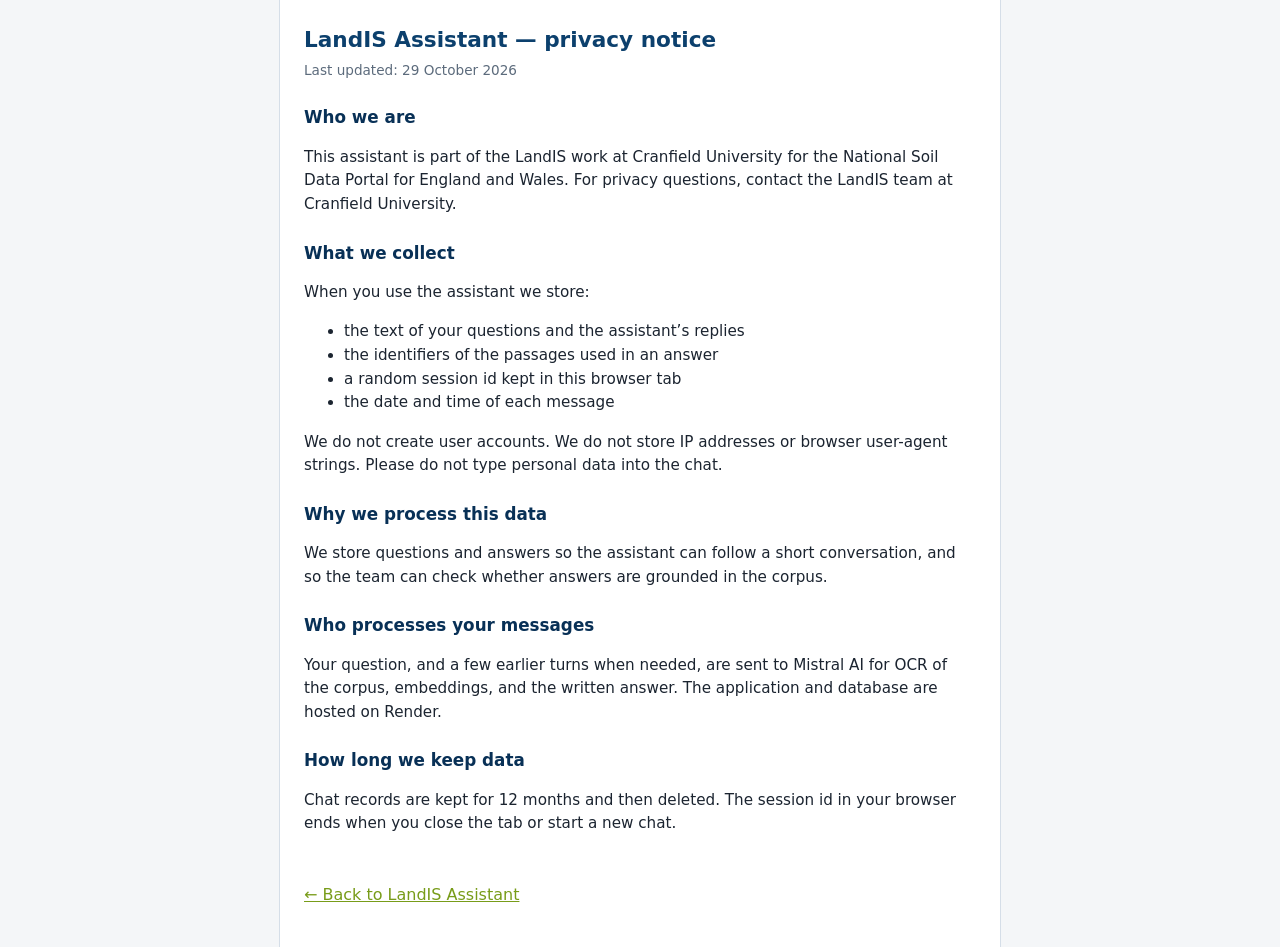
<file: web/privacy.html>
<!DOCTYPE html>
<html lang="en-GB">
<head>
  <meta charset="UTF-8">
  <meta name="viewport" content="width=device-width, initial-scale=1.0">
  <title>LandIS Assistant — privacy notice</title>
  <link rel="stylesheet" href="chat.css?v=20261030c">
  <style>
    body.privacy-page {
      margin: 0;
      background: var(--landis-bg);
      color: var(--landis-text);
    }

    .privacy-shell {
      max-width: 720px;
      margin: 0 auto;
      min-height: 100vh;
      background: #fff;
      box-shadow: 0 0 0 1px var(--landis-border);
      padding: 1.5rem 1.5rem 2.5rem;
    }

    .privacy-shell h1 {
      margin: 0 0 0.25rem;
      font-size: 1.35rem;
      color: var(--landis-green);
    }

    .privacy-shell .updated {
      margin: 0;
      font-size: 0.85rem;
      color: var(--landis-muted);
    }

    .privacy-shell h2 {
      margin: 1.5rem 0 0.5rem;
      font-size: 1.05rem;
      color: var(--landis-green-dark);
    }

    .privacy-shell p,
    .privacy-shell li {
      font-size: 0.95rem;
      line-height: 1.55;
    }

    .privacy-shell a {
      color: var(--landis-accent);
    }

    .privacy-back {
      display: inline-block;
      margin-top: 2rem;
    }
  </style>
</head>
<body class="privacy-page">
  <article class="privacy-shell">
    <header>
      <h1>LandIS Assistant — privacy notice</h1>
      <p class="updated">Last updated: 29 October 2026</p>
    </header>

    <h2>Who we are</h2>
    <p>
      This assistant is part of the LandIS work at Cranfield University for the
      National Soil Data Portal for England and Wales. For privacy questions,
      contact the LandIS team at Cranfield University.
    </p>

    <h2>What we collect</h2>
    <p>When you use the assistant we store:</p>
    <ul>
      <li>the text of your questions and the assistant’s replies</li>
      <li>the identifiers of the passages used in an answer</li>
      <li>a random session id kept in this browser tab</li>
      <li>the date and time of each message</li>
    </ul>
    <p>
      We do not create user accounts. We do not store IP addresses or browser
      user-agent strings. Please do not type personal data into the chat.
    </p>

    <h2>Why we process this data</h2>
    <p>
      We store questions and answers so the assistant can follow a short
      conversation, and so the team can check whether answers are grounded in
      the corpus.
    </p>

    <h2>Who processes your messages</h2>
    <p>
      Your question, and a few earlier turns when needed, are sent to Mistral AI
      for OCR of the corpus, embeddings, and the written answer. The application
      and database are hosted on Render.
    </p>

    <h2>How long we keep data</h2>
    <p>
      Chat records are kept for 12 months and then deleted. The session id in
      your browser ends when you close the tab or start a new chat.
    </p>

    <a class="privacy-back" href="index.html">← Back to LandIS Assistant</a>
  </article>
</body>
</html>
</file>
<file: web/chat.css>
/**
 * LandIS Assistant — web chat styles.
 *
 * **Created:** 29-10-2026 (UK style).
 * Colours follow landis.org.uk: navy #0c406d, leaf green #789c19.
 */

:root {
  color-scheme: light;
  font-family: system-ui, -apple-system, "Segoe UI", sans-serif;
  line-height: 1.5;
  --landis-green: #0c406d;
  --landis-green-dark: #083056;
  --landis-accent: #789c19;
  --landis-mint: #e7eef5;
  --landis-bg: #f4f6f8;
  --landis-border: #d5dee8;
  --landis-text: #1b2430;
  --landis-muted: #5c6b7c;
  --landis-user: #0c406d;
  --landis-error-bg: #fef2f2;
  --landis-error-border: #fecaca;
}

* {
  box-sizing: border-box;
}

body.chat-page {
  margin: 0;
  background: var(--landis-bg);
  color: var(--landis-text);
}

.chat-shell {
  min-height: 100vh;
  max-width: 820px;
  margin: 0 auto;
  display: flex;
  flex-direction: column;
  background: #fff;
  box-shadow: 0 0 0 1px var(--landis-border);
}

.chat-header {
  display: flex;
  align-items: center;
  justify-content: space-between;
  gap: 1rem;
  padding: 1rem 1.25rem;
  background: var(--landis-green);
  color: #fff;
}

.chat-header__brand {
  display: flex;
  align-items: center;
  gap: 0.85rem;
  min-width: 0;
}

.chat-header__logo {
  height: 2rem;
  width: auto;
  display: block;
  flex-shrink: 0;
  background: transparent;
  border: 0;
  border-radius: 0;
}

.chat-header h1 {
  margin: 0;
  font-size: 1.1rem;
  font-weight: 700;
}

.chat-header__tagline {
  margin: 0.15rem 0 0;
  font-size: 0.82rem;
  color: rgba(255, 255, 255, 0.92);
}

.chat-header__action {
  flex-shrink: 0;
  border: 1px solid rgba(255, 255, 255, 0.35);
  background: rgba(255, 255, 255, 0.08);
  color: #fff;
  border-radius: 999px;
  padding: 0.45rem 0.85rem;
  font: inherit;
  cursor: pointer;
}

.chat-header__action:hover {
  background: rgba(255, 255, 255, 0.16);
}

.chat-main {
  flex: 1;
  display: flex;
  flex-direction: column;
  min-height: 0;
  padding: 1rem 1.25rem 0.5rem;
}

.welcome {
  padding: 0.5rem 0 1rem;
}

.welcome__intro {
  margin: 0 0 1rem;
  color: var(--landis-muted);
  font-size: 0.95rem;
}

.starter-prompts {
  display: grid;
  grid-template-columns: 1fr 1fr;
  gap: 0.55rem;
}

.starter-prompt {
  width: 100%;
  text-align: left;
  border: 1px solid var(--landis-border);
  background: #fff;
  border-radius: 0.75rem;
  padding: 0.65rem 0.75rem;
  cursor: pointer;
  transition: border-color 0.15s ease, box-shadow 0.15s ease;
}

.starter-prompt:hover {
  border-color: var(--landis-accent);
  box-shadow: 0 2px 10px rgba(12, 64, 109, 0.12);
}

.starter-prompt__label {
  display: block;
  font-size: 0.72rem;
  font-weight: 700;
  text-transform: uppercase;
  letter-spacing: 0.04em;
  color: var(--landis-accent);
  margin-bottom: 0.25rem;
}

.starter-prompt__text {
  display: block;
  color: var(--landis-text);
  font-size: 0.82rem;
  line-height: 1.35;
}

.messages {
  flex: 1;
  overflow-y: auto;
  display: flex;
  flex-direction: column;
  gap: 0.85rem;
  padding: 0.5rem 0 1rem;
}

.message {
  max-width: 92%;
}

.message.user {
  align-self: flex-end;
  background: var(--landis-user);
  color: #fff;
  padding: 0.75rem 1rem;
  border-radius: 1rem 1rem 0.35rem 1rem;
}

.message.assistant {
  align-self: flex-start;
  width: 100%;
  max-width: 100%;
  background: #fff;
  border: 1px solid var(--landis-border);
  border-radius: 1rem;
  padding: 1rem;
}

.message.status {
  align-self: flex-start;
  background: #f4f7fb;
  border: 1px dashed var(--landis-border);
  border-radius: 0.85rem;
  padding: 0.75rem 1rem;
  color: var(--landis-muted);
  font-size: 0.9rem;
}

.status-steps {
  margin: 0;
  padding-left: 1.1rem;
}

.message.error {
  align-self: flex-start;
  background: var(--landis-error-bg);
  border: 1px solid var(--landis-error-border);
  color: #991b1b;
  padding: 0.75rem 1rem;
  border-radius: 0.85rem;
}

.message__body {
  font-size: 0.95rem;
}

.message__body .answer-heading {
  margin: 0 0 0.65rem;
  font-size: 0.98rem;
  font-weight: 700;
  color: var(--landis-green-dark);
}

.message__body .answer-subtitle {
  margin: 0.85rem 0 0.35rem;
  font-size: 0.95rem;
  line-height: 1.35;
  color: var(--landis-green-dark);
}

.message__body .answer-subtitle:first-child {
  margin-top: 0;
}

.message__body .answer-paragraph {
  margin: 0 0 0.85rem;
}

.message__body .answer-paragraph:last-child {
  margin-bottom: 0;
}

.message__body .answer-list {
  margin: 0 0 0.85rem;
  padding-left: 1.25rem;
}

.message__body .answer-list li {
  margin-bottom: 0.45rem;
}

.message__body .answer-list li:last-child {
  margin-bottom: 0;
}

.message__body .answer-table-wrap {
  margin: 0 0 0.85rem;
  overflow-x: auto;
  -webkit-overflow-scrolling: touch;
}

.message__body .answer-table {
  width: 100%;
  border-collapse: collapse;
  font-size: 0.88rem;
  line-height: 1.35;
}

.message__body .answer-table th,
.message__body .answer-table td {
  border: 1px solid var(--landis-border, #d6e0d9);
  padding: 0.45rem 0.65rem;
  text-align: left;
  vertical-align: top;
}

.message__body .answer-table th {
  background: var(--landis-mint, #e8f3ec);
  color: var(--landis-green-dark, #1f4d36);
  font-weight: 700;
  white-space: nowrap;
}

.message__body .answer-table tr:nth-child(even) td {
  background: rgba(0, 0, 0, 0.02);
}

.message__body strong {
  color: var(--landis-green-dark);
}

.message__body .answer-link {
  color: var(--landis-green-dark);
  font-weight: 600;
  text-decoration: underline;
  text-underline-offset: 2px;
  word-break: break-word;
}

.message__body .answer-link:hover {
  color: var(--landis-accent);
}

.citation-badge {
  display: inline-flex;
  align-items: center;
  justify-content: center;
  min-width: 1.35rem;
  height: 1.35rem;
  margin: 0 0.1rem;
  padding: 0 0.35rem;
  border: none;
  border-radius: 999px;
  background: var(--landis-mint);
  color: var(--landis-green-dark);
  font-size: 0.75rem;
  font-weight: 700;
  cursor: pointer;
  vertical-align: super;
}

.citation-badge:hover {
  background: #b7e4c7;
}

.message__actions {
  display: flex;
  justify-content: flex-end;
  gap: 0.45rem;
  margin-top: 0.75rem;
}

.message__action {
  border: 1px solid var(--landis-border);
  background: #fff;
  color: var(--landis-muted);
  border-radius: 999px;
  padding: 0.25rem 0.7rem;
  font-size: 0.78rem;
  cursor: pointer;
}

.message__action:hover {
  color: var(--landis-green-dark);
  border-color: #b7e4c7;
}

.message__action[aria-pressed="true"] {
  color: var(--landis-green-dark);
  background: var(--landis-mint);
  border-color: #86c79a;
}

.sources-panel {
  margin-top: 1rem;
  padding-top: 0.25rem;
  border-top: 1px solid var(--landis-border);
}

.sources-panel__title {
  margin: 0;
  padding: 0.35rem 0;
  font-size: 0.78rem;
  letter-spacing: 0.06em;
  text-transform: uppercase;
  color: var(--landis-muted);
  cursor: pointer;
  list-style: none;
}

.sources-panel__title::-webkit-details-marker {
  display: none;
}

.sources-panel__title::before {
  content: "▸ ";
  display: inline-block;
  transition: transform 0.15s ease;
}

.sources-panel[open] .sources-panel__title::before {
  transform: rotate(90deg);
}

.sources-panel__list {
  margin: 0.5rem 0 0;
  padding: 0;
  list-style: none;
  display: grid;
  gap: 0.65rem;
}

.sources-panel__item {
  border: 1px solid var(--landis-border);
  border-radius: 0.75rem;
  padding: 0.75rem 0.85rem;
  background: #fafcfa;
}

.sources-panel__item.is-highlighted {
  border-color: var(--landis-accent);
  box-shadow: 0 0 0 2px rgba(12, 64, 109, 0.18);
}

.sources-panel__filename {
  font-weight: 600;
  font-size: 0.9rem;
  color: var(--landis-green-dark);
}

.sources-panel__meta {
  margin-top: 0.2rem;
  font-size: 0.8rem;
  color: var(--landis-muted);
}

.sources-panel__link {
  display: inline-block;
  margin-top: 0.35rem;
  font-size: 0.84rem;
  font-weight: 600;
  color: var(--landis-green-dark);
  text-decoration: underline;
  text-underline-offset: 2px;
}

.sources-panel__link:hover {
  color: var(--landis-green);
}

.sources-panel__preview {
  margin: 0.45rem 0 0;
  font-size: 0.84rem;
  color: #334155;
}

.follow-up {
  margin-top: 1rem;
  padding-top: 1rem;
  border-top: 1px solid var(--landis-border);
}

.follow-up__title {
  margin: 0 0 0.65rem;
  font-size: 0.78rem;
  letter-spacing: 0.06em;
  text-transform: uppercase;
  color: var(--landis-muted);
  font-weight: 700;
}

.follow-up__list {
  display: grid;
  gap: 0.55rem;
}

.follow-up__button {
  width: 100%;
  text-align: left;
  border: 1px solid var(--landis-border);
  background: #fafcfa;
  border-radius: 0.75rem;
  padding: 0.7rem 0.85rem;
  font: inherit;
  font-size: 0.88rem;
  color: var(--landis-text);
  cursor: pointer;
}

.follow-up__button:hover {
  border-color: var(--landis-accent);
  background: #f4faf6;
}

.chat-footer {
  padding: 0.75rem 1.25rem 1rem;
  border-top: 1px solid var(--landis-border);
  background: #fff;
}

.chat-form {
  display: flex;
  gap: 0.5rem;
}

#message-input {
  flex: 1;
  padding: 0.75rem 1rem;
  border: 1px solid var(--landis-border);
  border-radius: 999px;
  font: inherit;
  background: #fff;
}

#message-input:focus {
  outline: 2px solid rgba(12, 64, 109, 0.28);
  border-color: var(--landis-accent);
}

.chat-form button[type="submit"] {
  width: 2.75rem;
  height: 2.75rem;
  border: none;
  border-radius: 999px;
  background: var(--landis-green);
  color: #fff;
  font-size: 1.1rem;
  cursor: pointer;
}

.chat-form button[type="submit"]:disabled {
  opacity: 0.55;
  cursor: not-allowed;
}

.chat-footer__disclaimer {
  margin: 0.75rem 0 0;
  font-size: 0.76rem;
  color: var(--landis-muted);
  text-align: center;
}

.chat-footer__disclaimer a {
  color: var(--landis-accent);
  text-decoration: underline;
}

.chat-footer__status {
  margin: 0.35rem 0 0;
  font-size: 0.76rem;
  color: var(--landis-muted);
  text-align: center;
}

/* Header actions: language switch and New chat */

.chat-header__actions {
  display: flex;
  align-items: center;
  gap: 0.75rem;
  flex-shrink: 0;
}

.lang-switch {
  display: inline-flex;
  align-items: center;
  gap: 0.25rem;
  font-size: 0.82rem;
  font-weight: 700;
}

.lang-switch__btn {
  border: 0;
  background: none;
  color: rgba(255, 255, 255, 0.7);
  font: inherit;
  padding: 0.2rem 0.3rem;
  border-radius: 0.35rem;
  cursor: pointer;
}

.lang-switch__btn[aria-pressed="true"] {
  color: #fff;
  text-decoration: underline;
  text-underline-offset: 3px;
}

.lang-switch__btn:focus-visible {
  outline: 2px solid #fff;
  outline-offset: 2px;
}

.lang-switch__sep {
  color: rgba(255, 255, 255, 0.45);
}

/* Audience and format chips above the input */

.chat-controls {
  display: grid;
  gap: 0.4rem;
  margin-bottom: 0.6rem;
}

.chip-row {
  display: flex;
  flex-wrap: wrap;
  align-items: center;
  gap: 0.4rem;
}

.chip-row__label {
  margin-right: 0.2rem;
  font-size: 0.72rem;
  font-weight: 700;
  text-transform: uppercase;
  letter-spacing: 0.04em;
  color: var(--landis-muted);
}

.chip {
  position: relative;
  border: 1px solid var(--landis-border);
  background: #fff;
  color: var(--landis-text);
  border-radius: 999px;
  padding: 0.25rem 0.7rem;
  font: inherit;
  font-size: 0.8rem;
  cursor: pointer;
}

.chip:hover {
  border-color: var(--landis-accent);
}

.chip[aria-pressed="true"] {
  background: var(--landis-green);
  border-color: var(--landis-green);
  color: #fff;
}

.chip:focus-visible {
  outline: 2px solid rgba(12, 64, 109, 0.4);
  outline-offset: 2px;
}

.chip--tag {
  font-family: ui-monospace, SFMono-Regular, Menlo, Consolas, monospace;
  font-size: 0.76rem;
}

.chip[data-tip]::after {
  content: attr(data-tip);
  position: absolute;
  left: 50%;
  bottom: calc(100% + 0.45rem);
  transform: translateX(-50%);
  width: max-content;
  max-width: 240px;
  padding: 0.35rem 0.55rem;
  border-radius: 0.4rem;
  background: var(--landis-text);
  color: #fff;
  font-family: system-ui, -apple-system, "Segoe UI", sans-serif;
  font-size: 0.74rem;
  line-height: 1.3;
  white-space: normal;
  text-align: left;
  pointer-events: none;
  opacity: 0;
  transition: opacity 0.12s ease;
  z-index: 5;
}

.chip[data-tip]:hover::after,
.chip[data-tip]:focus-visible::after {
  opacity: 1;
}

/* Daily usage line under the input */

.chat-footer__usage {
  margin: 0.45rem 0 0;
  font-size: 0.8rem;
  color: var(--landis-muted);
  text-align: center;
}

.chat-footer__usage.is-limit {
  color: #92400e;
  font-weight: 600;
}

#message-input:disabled {
  background: #f4f6f8;
  color: var(--landis-muted);
  cursor: not-allowed;
}

/* Friendly notice at the daily limit (not an error) */

.message.notice {
  align-self: flex-start;
  max-width: 100%;
  background: #fffbeb;
  border: 1px solid #fde68a;
  border-radius: 0.85rem;
  padding: 0.75rem 1rem;
  color: #78350f;
  font-size: 0.92rem;
}

/* Answer actions: response time, copy, read aloud, feedback */

.message__actions {
  flex-wrap: wrap;
  align-items: center;
}

.message__meta {
  margin-right: auto;
  font-size: 0.75rem;
  color: var(--landis-muted);
  align-self: center;
}

.message__action {
  display: inline-flex;
  align-items: center;
  gap: 0.3rem;
}

.message__action svg {
  width: 0.95rem;
  height: 0.95rem;
  fill: none;
  stroke: currentColor;
  stroke-width: 2;
  stroke-linecap: round;
  stroke-linejoin: round;
  flex-shrink: 0;
}

.message__action:disabled {
  opacity: 0.6;
  cursor: default;
}

.message__action.is-active {
  color: var(--landis-green-dark);
  background: var(--landis-mint);
  border-color: #86c79a;
}

/* Thumbs-down reason panel */

.feedback-reasons {
  margin-top: 0.75rem;
  padding: 0.6rem 0.75rem;
  border: 1px dashed var(--landis-border);
  border-radius: 0.75rem;
  background: #fafcfa;
}

.feedback-reasons__title {
  margin: 0 0 0.45rem;
  font-size: 0.82rem;
  color: var(--landis-muted);
}

.feedback-reasons__list {
  display: flex;
  flex-wrap: wrap;
  gap: 0.4rem;
}

.feedback-reasons__note {
  margin: 0.5rem 0 0;
  font-size: 0.8rem;
  color: var(--landis-muted);
}

@media (max-width: 640px) {
  .chat-header__actions {
    gap: 0.5rem;
  }

  .chat-header__action {
    padding: 0.4rem 0.65rem;
    font-size: 0.9rem;
  }
}

@media (max-width: 640px) {
  .starter-prompts {
    grid-template-columns: 1fr;
  }

  .chat-shell {
    min-height: 100dvh;
  }

  .chat-header {
    padding: 0.85rem 1rem;
  }

  .chat-main,
  .chat-footer {
    padding-left: 1rem;
    padding-right: 1rem;
  }
}
</file>
